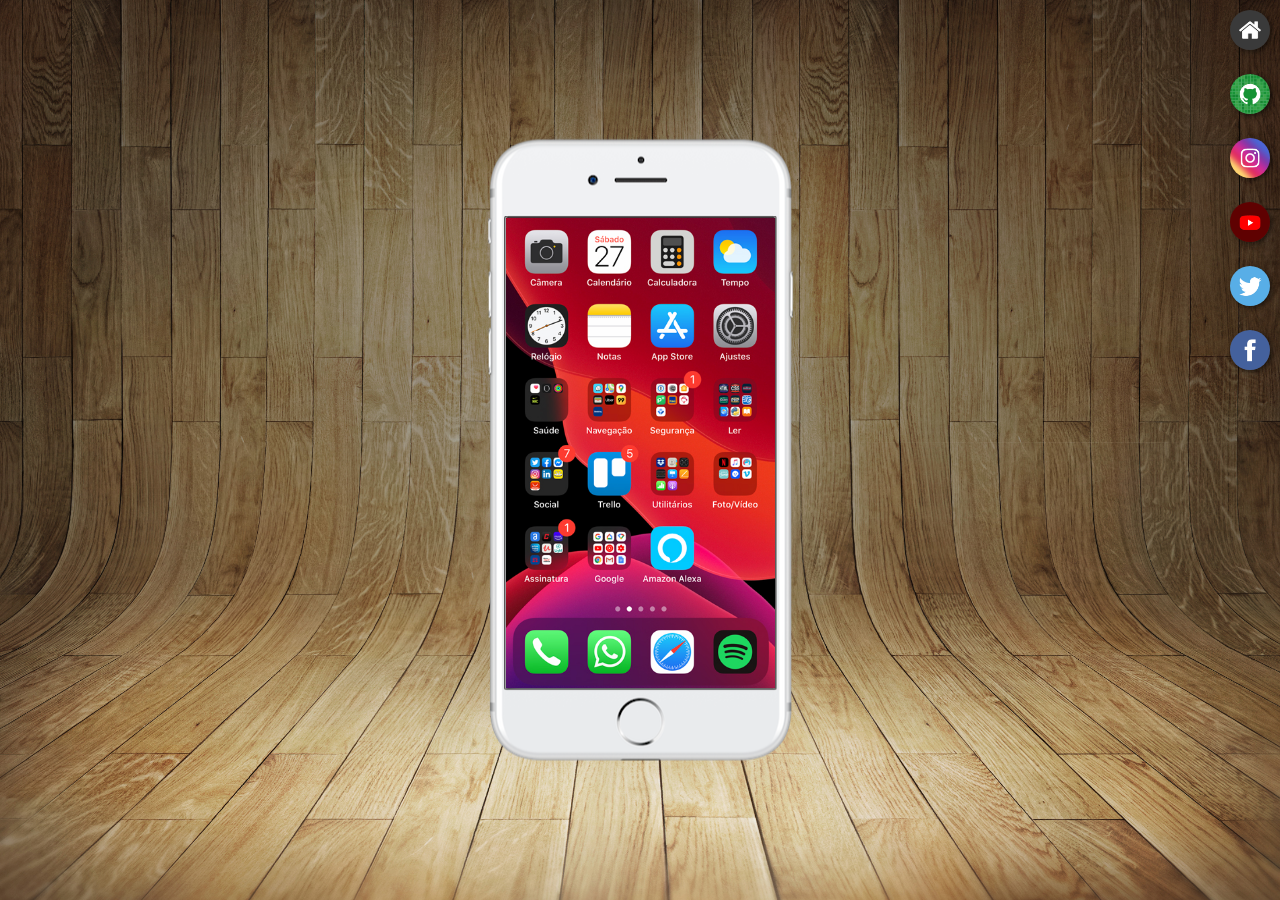
<file: index.html>
<!DOCTYPE html>
<html lang="pt-br">
<head>
    <meta charset="UTF-8">
    <meta name="viewport" content="width=device-width, initial-scale=1.0">
    <title>Projeto Redes Sociais</title>
    <link rel="shortcut icon" href="favicon.ico" type="image/x-icon">
    <link rel="stylesheet" href="estilos/style.css">
</head>
<body>
    <main>
        <section id="telefone">
            <iframe src="home.html" name="tela" id="tela-home" frameborder="0">
                Seu navegador não é compatível com esta função!
            </iframe>
        </section>

        <section id="redes-sociais">
            <a href="home.html" target="tela"><img src="imagens/logo-home.jpg" alt="Home"></a><br>
            <a href="#" target="tela"><img src="imagens/logo-github.jpg" alt="Github"></a><br>
            <a href="instagram.html" target="tela"><img src="imagens/logo-instagram.jpg" alt="Instagram"></a><br>
            <a href="youtube.html" target="tela"><img src="imagens/logo-youtube.jpg" alt="Youtube"></a><br>
            <a href="#" target="tela"><img src="imagens/logo-twitter.jpg" alt="Twitter"></a><br>
            <a href="#" target="tela"><img src="imagens/logo-facebook.jpg" alt="Facebook"></a>
        </section>
    </main>
</body>
</html>
</file>
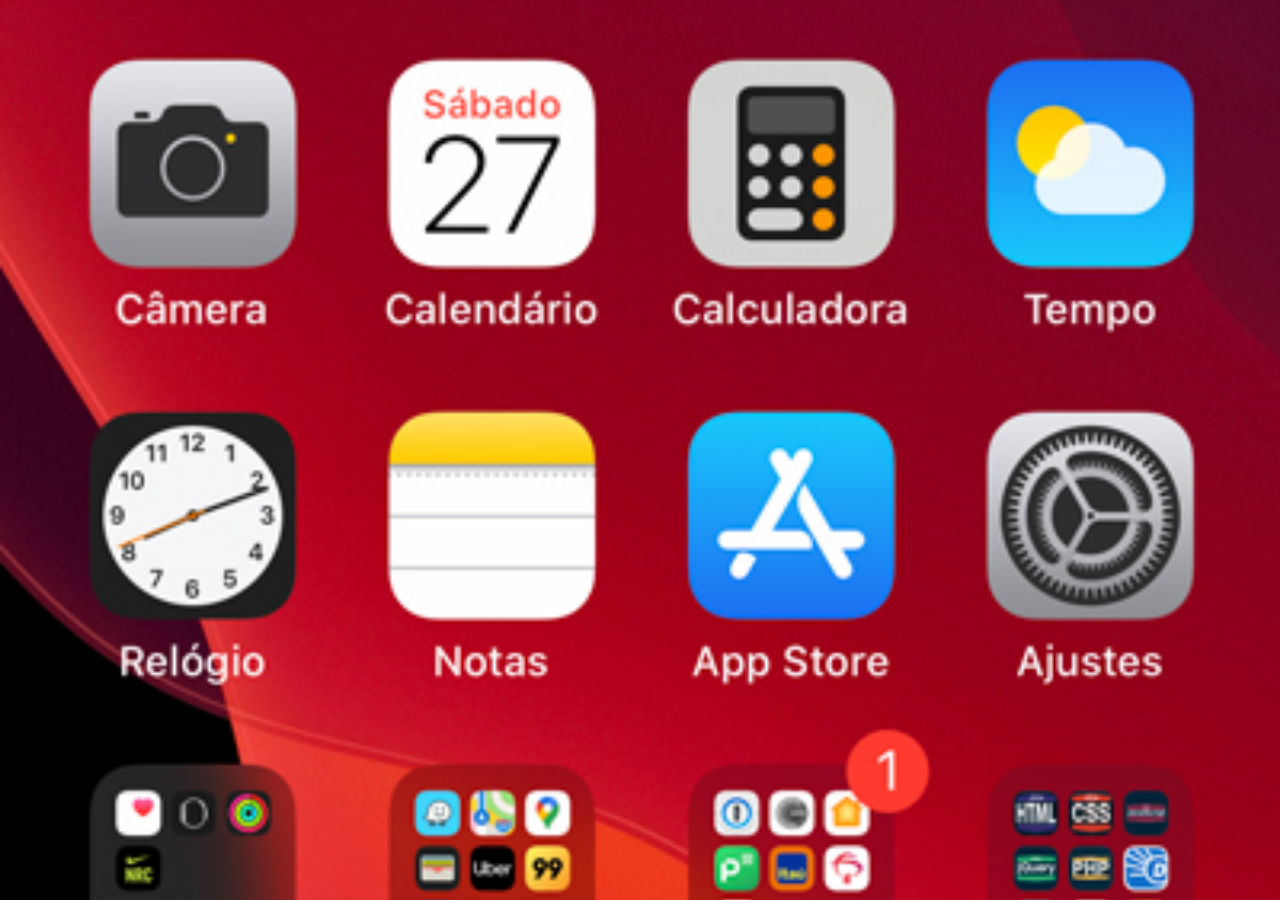
<file: home.html>
<!DOCTYPE html>
<html lang="pt-br">
<head>
    <meta charset="UTF-8">
    <meta name="viewport" content="width=device-width, initial-scale=1.0">
    <title>Página Home do Projeto redes sociais</title>

    <style>
        * {
            margin: 0;
            padding: 0;
        }

        body {
            width: 100vw;
            height: 100vh;
            background: black url(imagens/tela-home.jpg) no-repeat top center/cover;
        }
    </style>
</head>
<body>
    
</body>
</html>
</file>
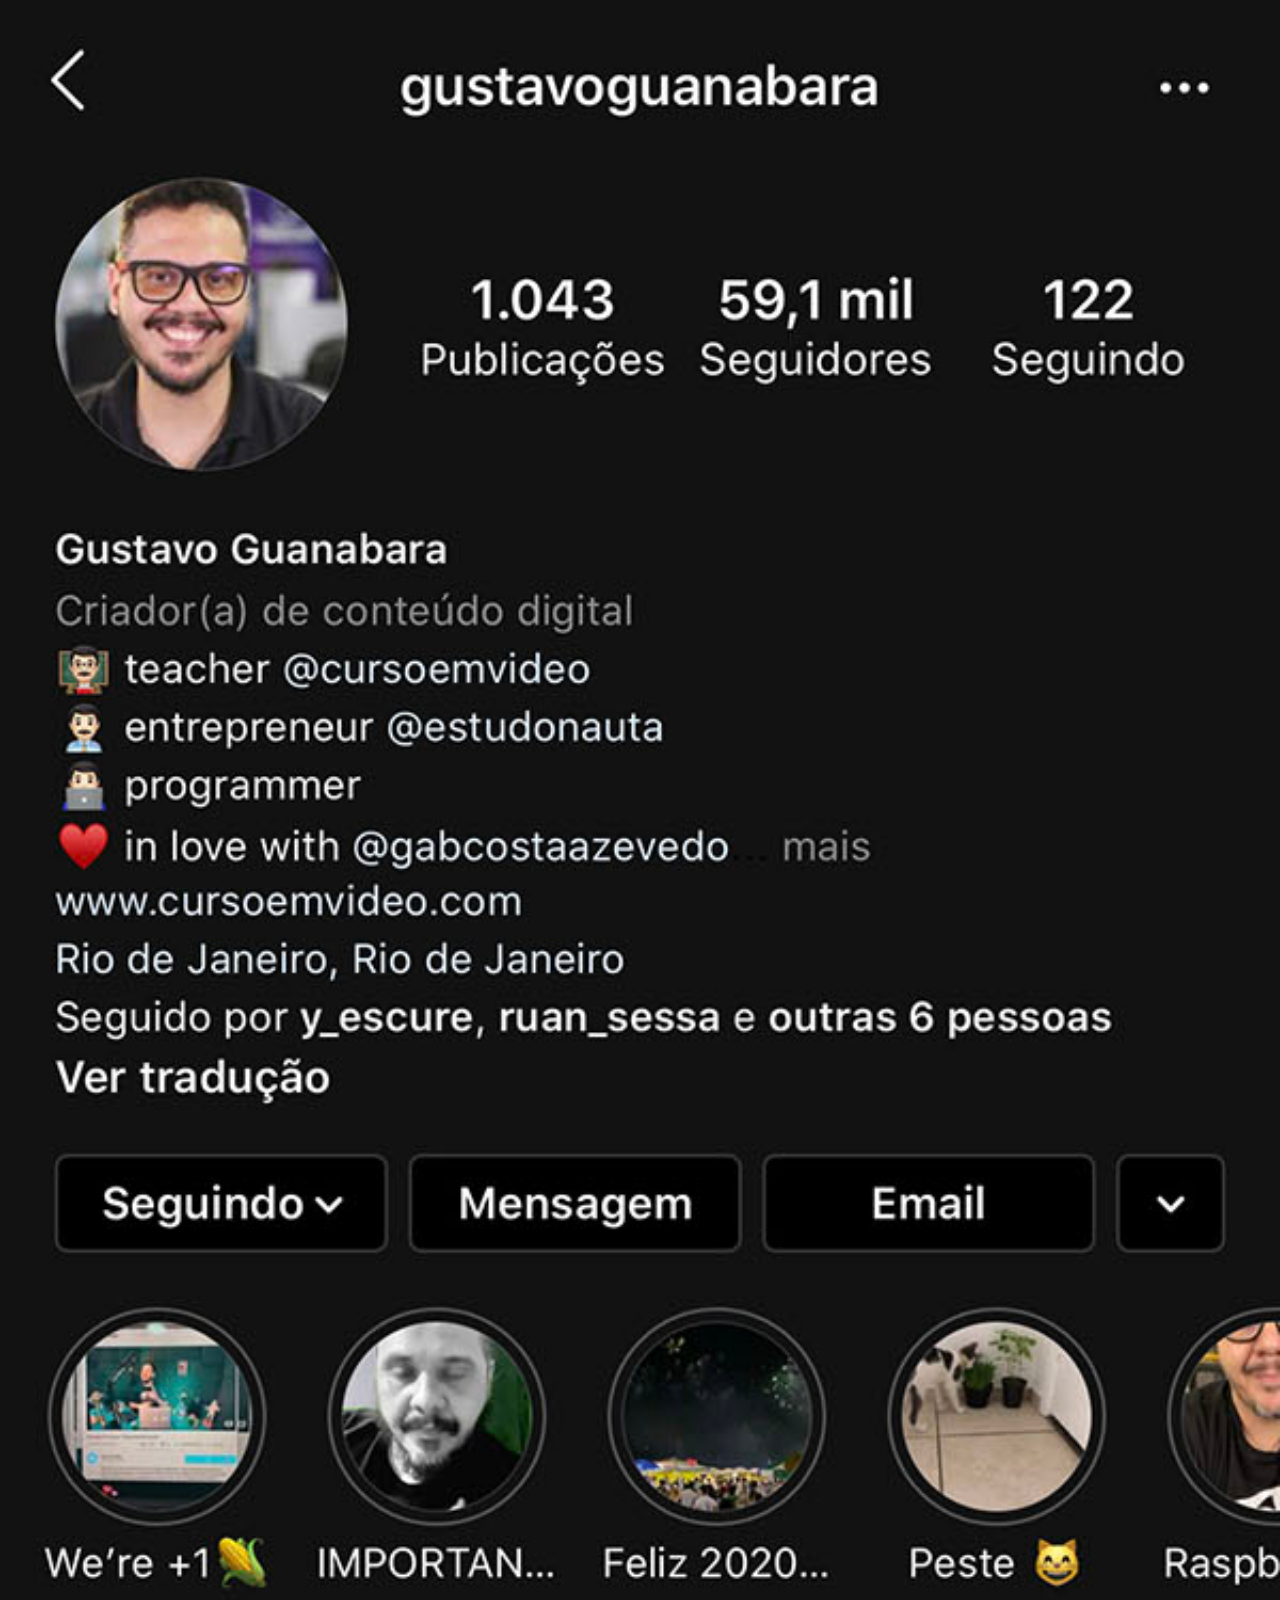
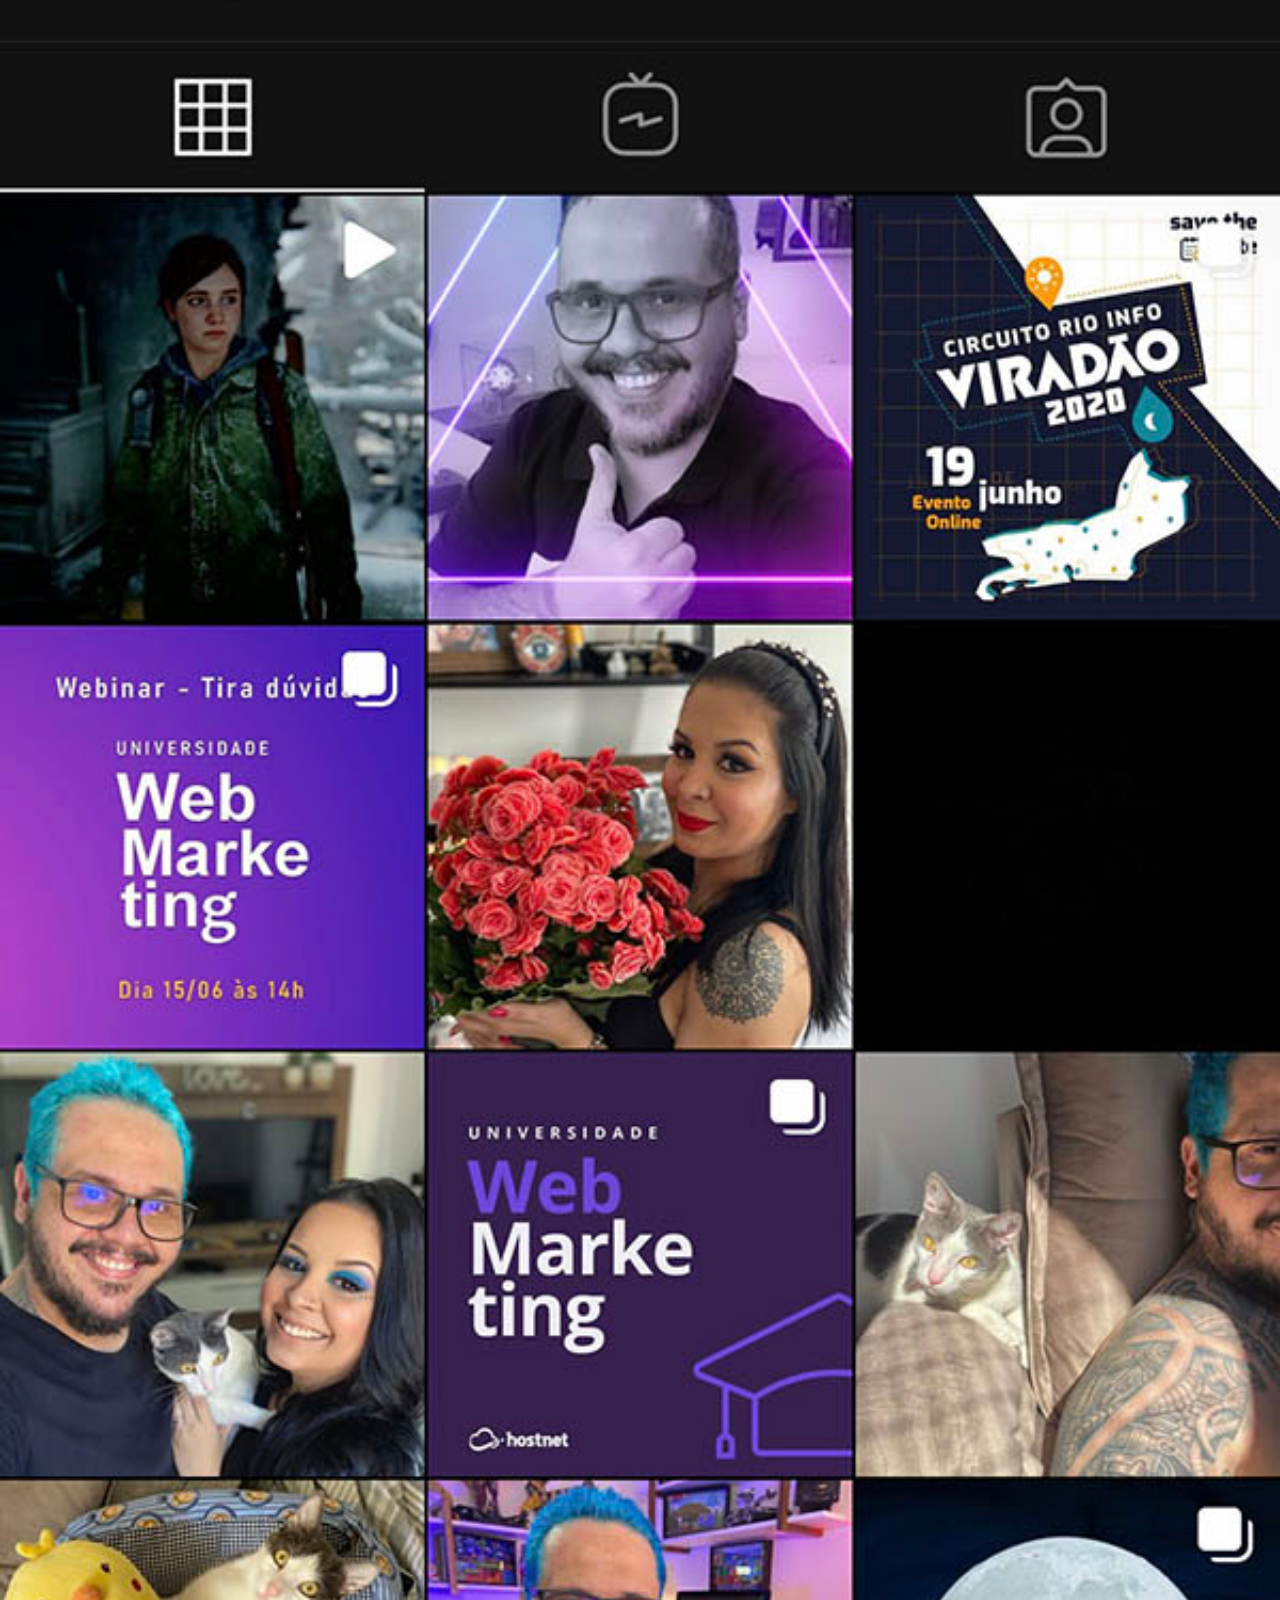
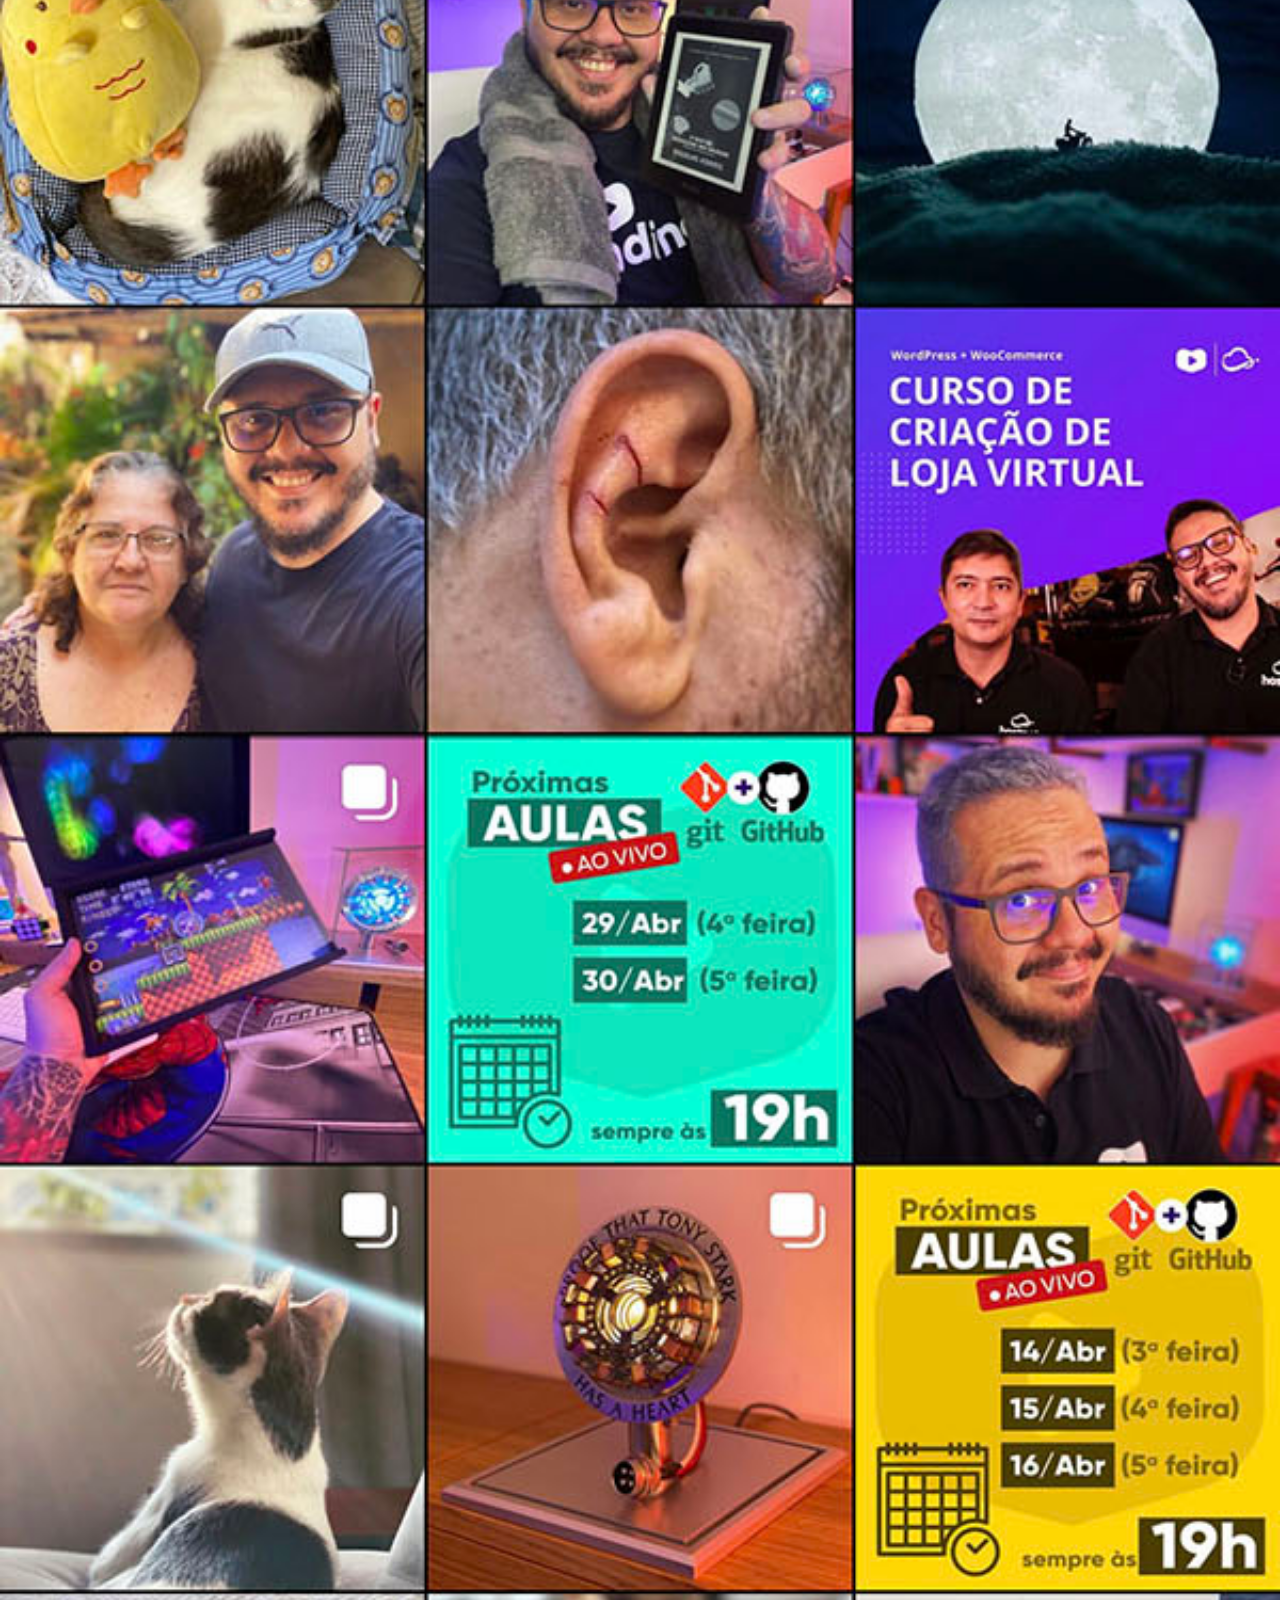
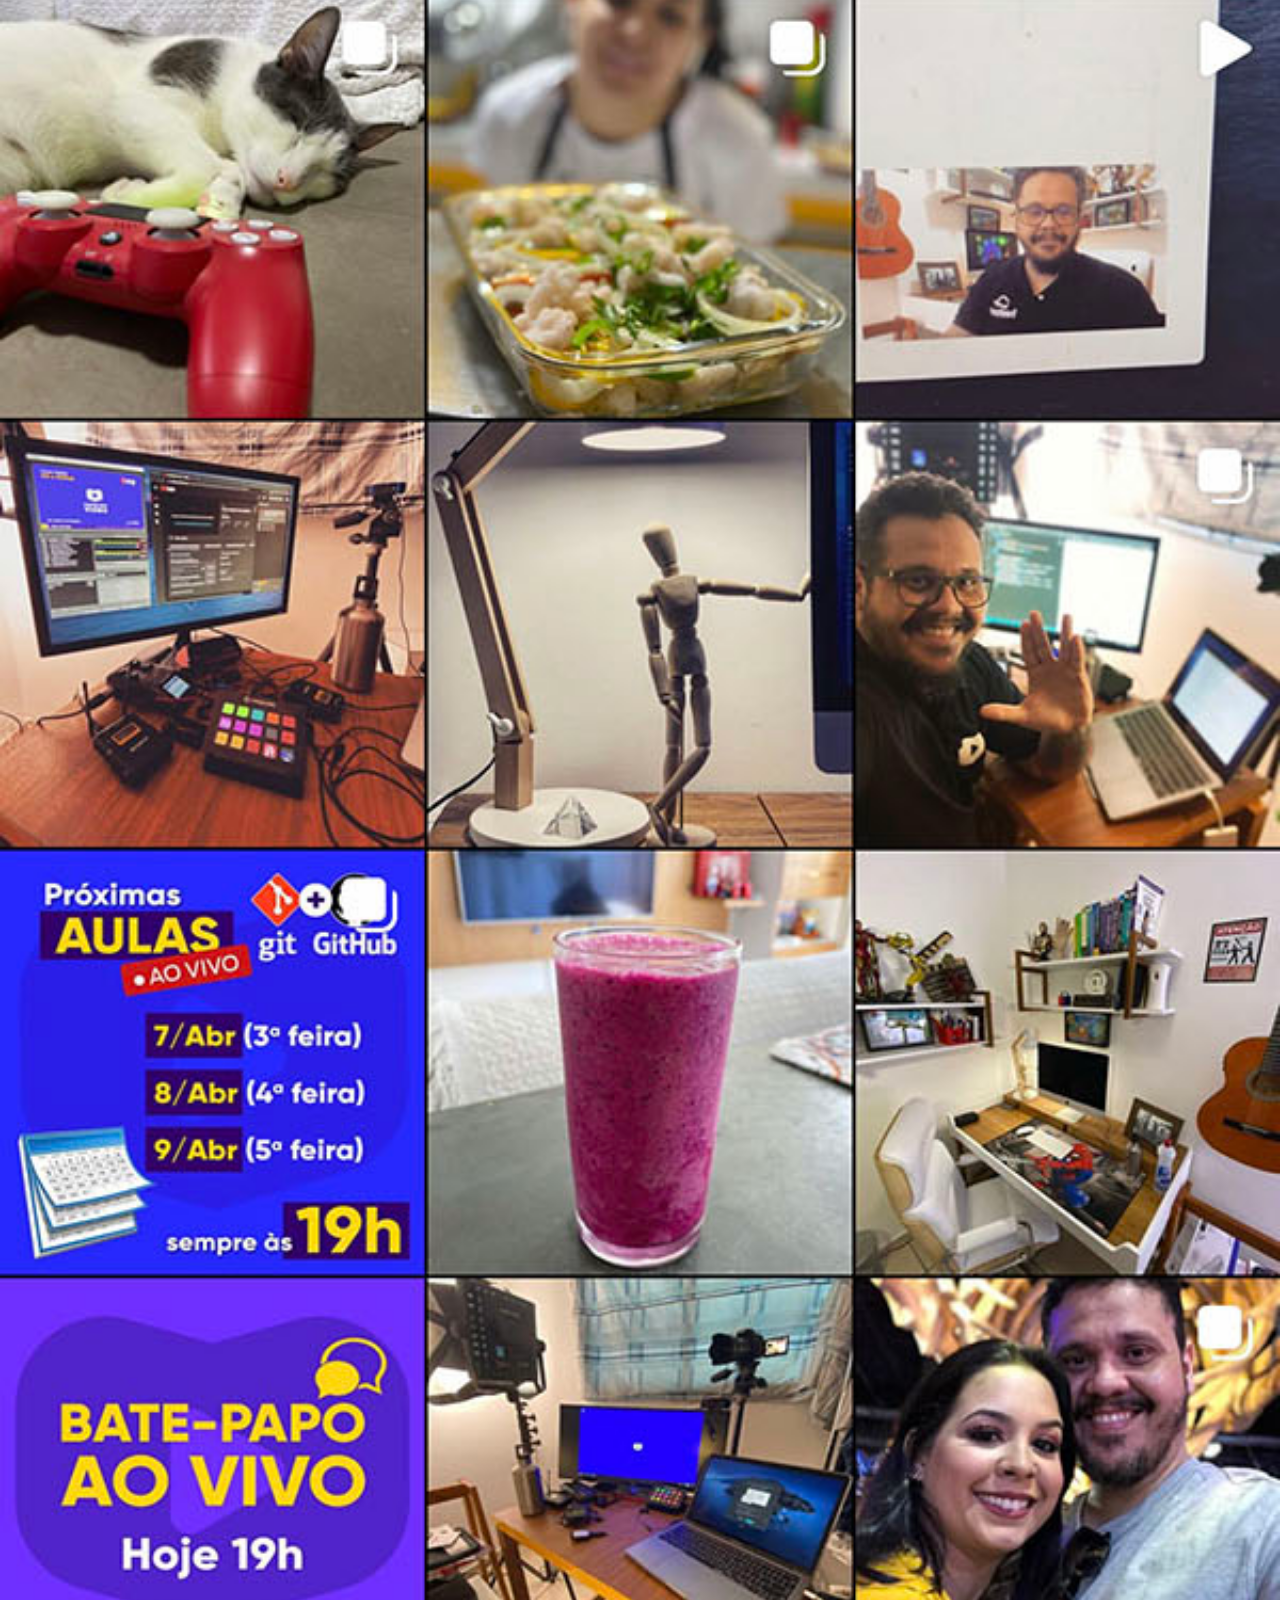
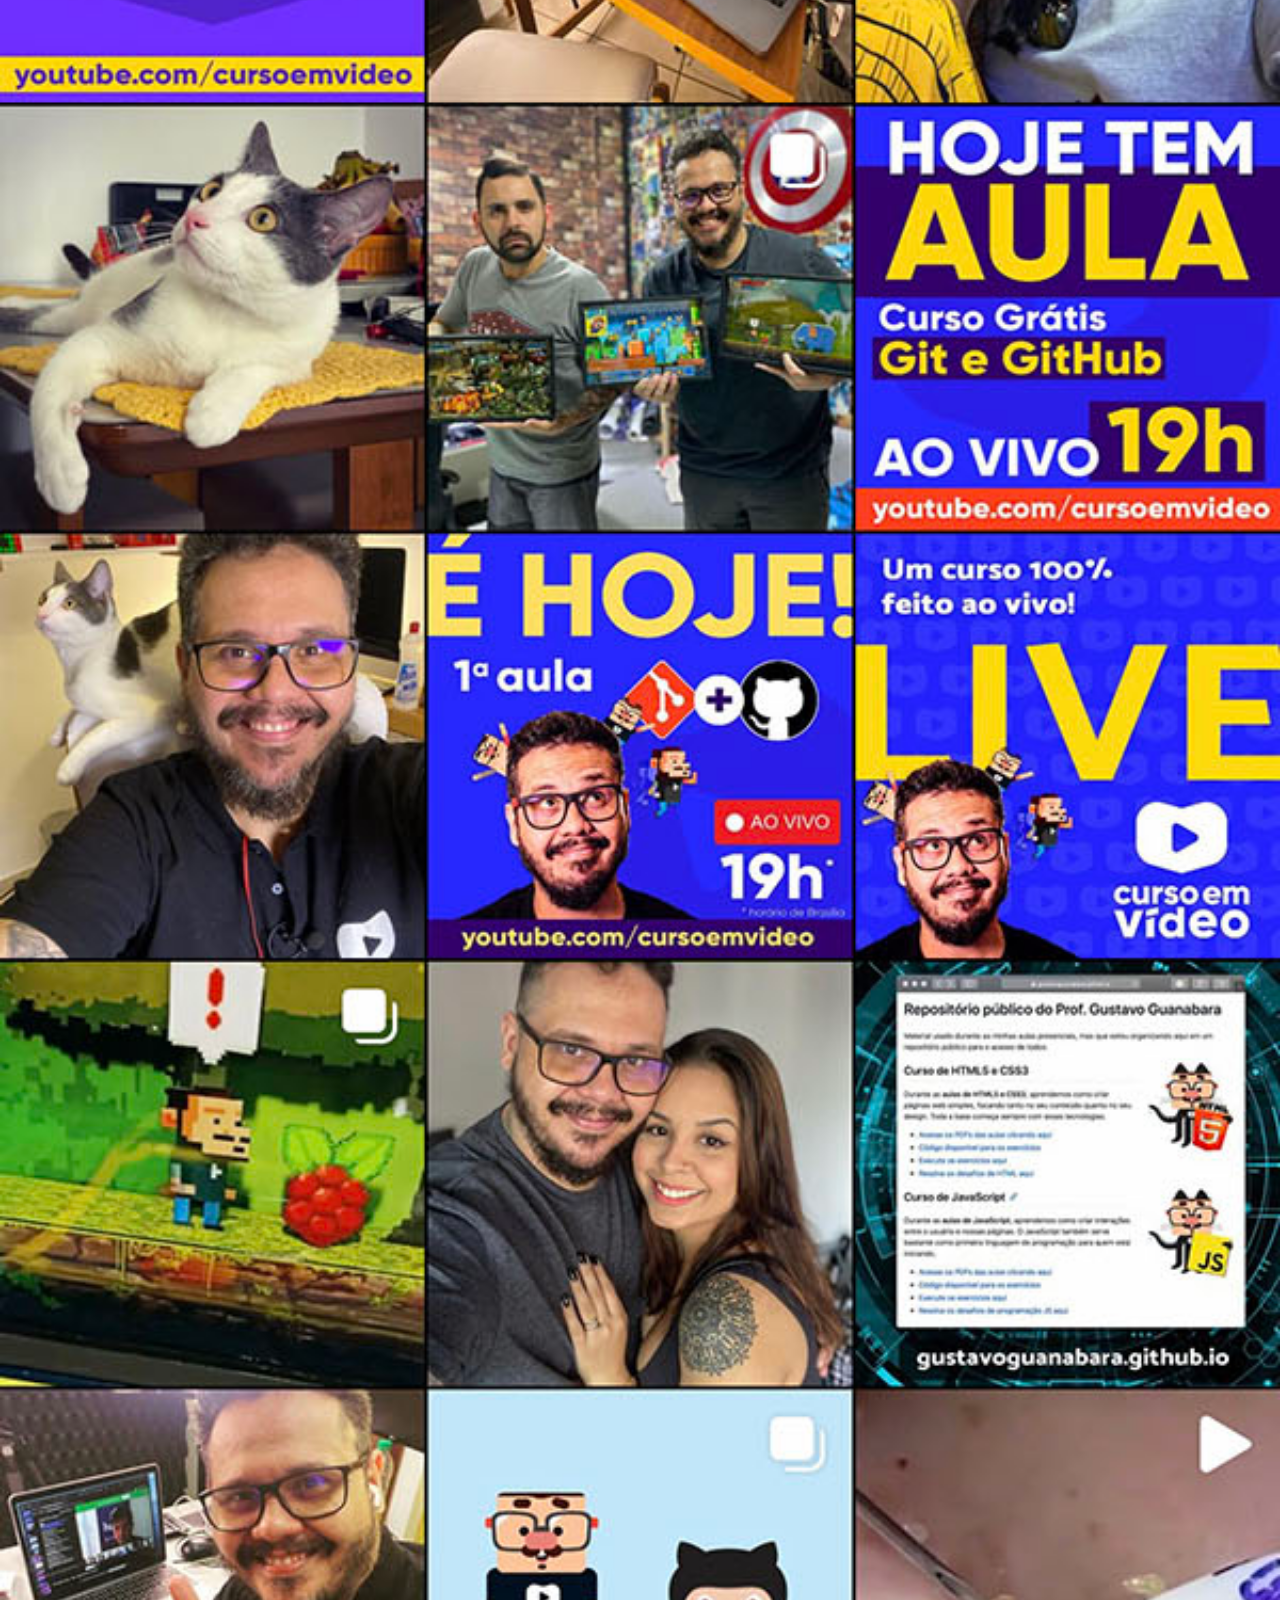
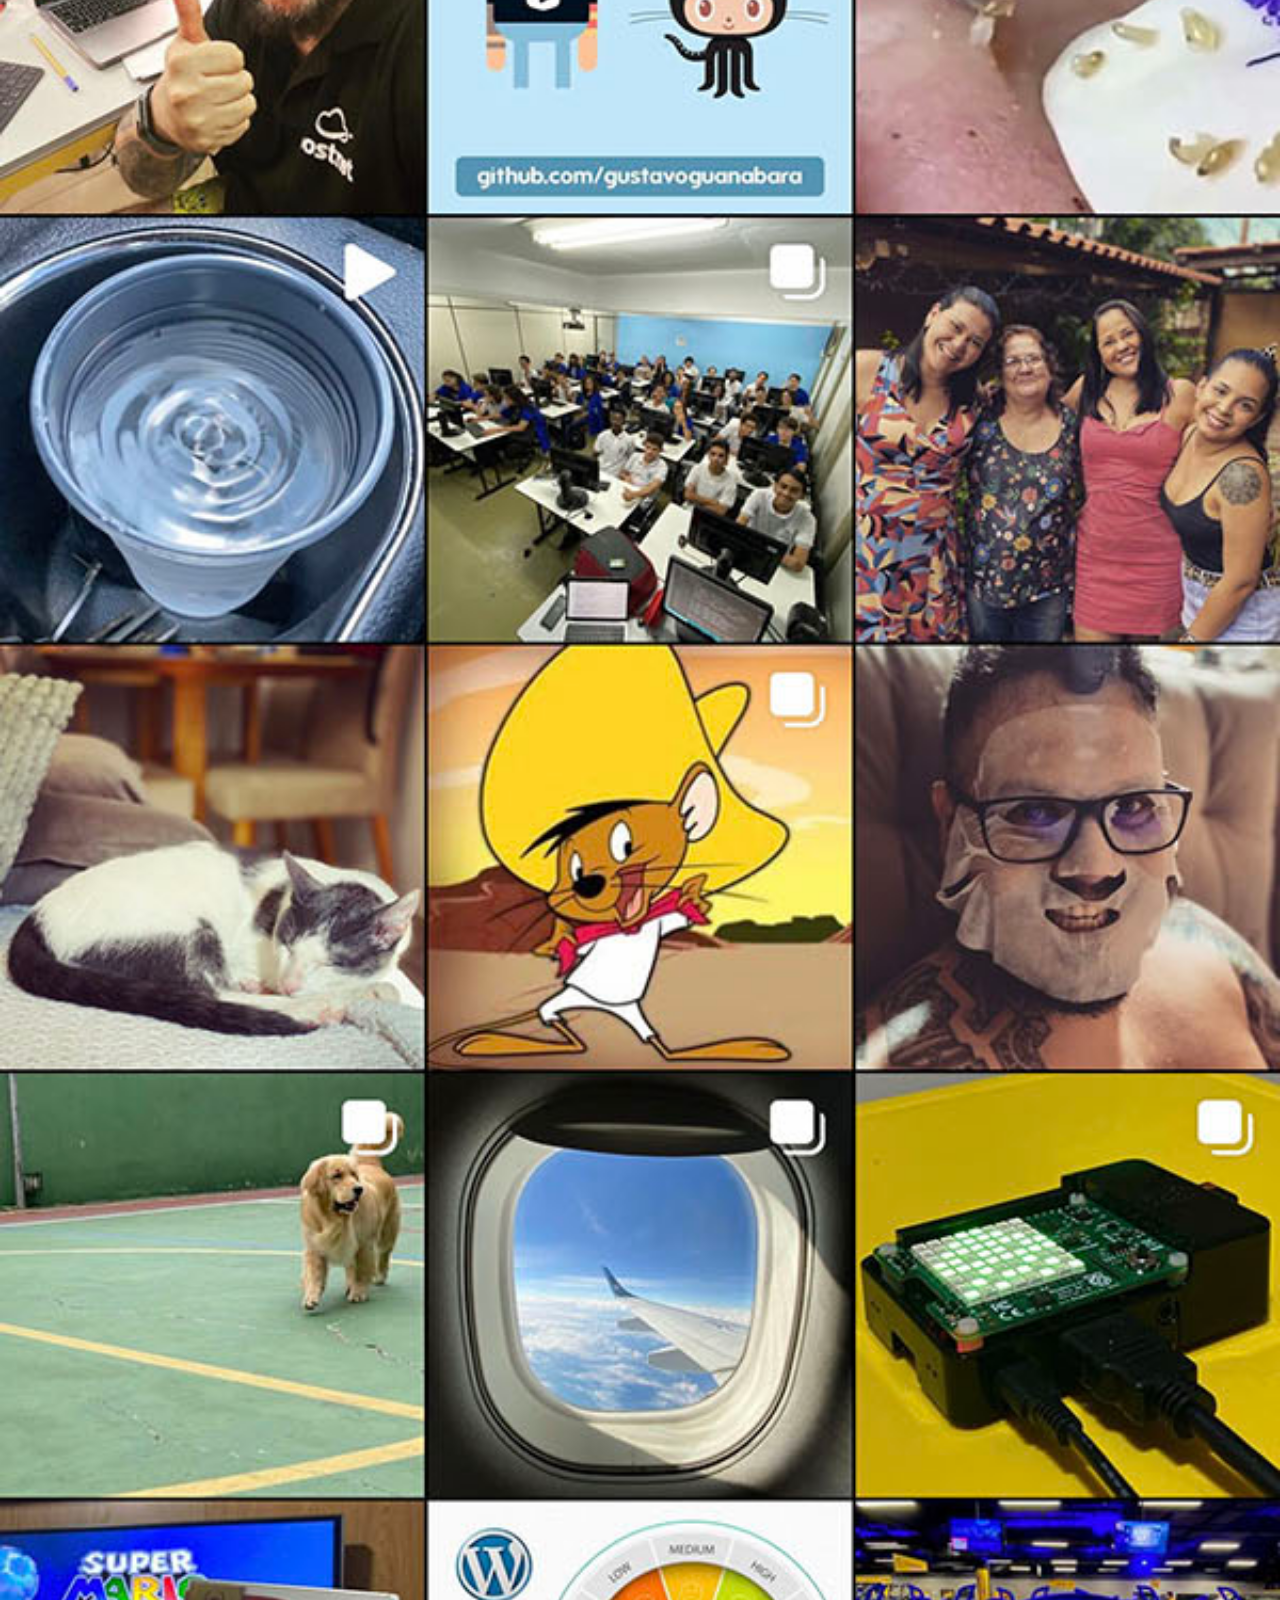
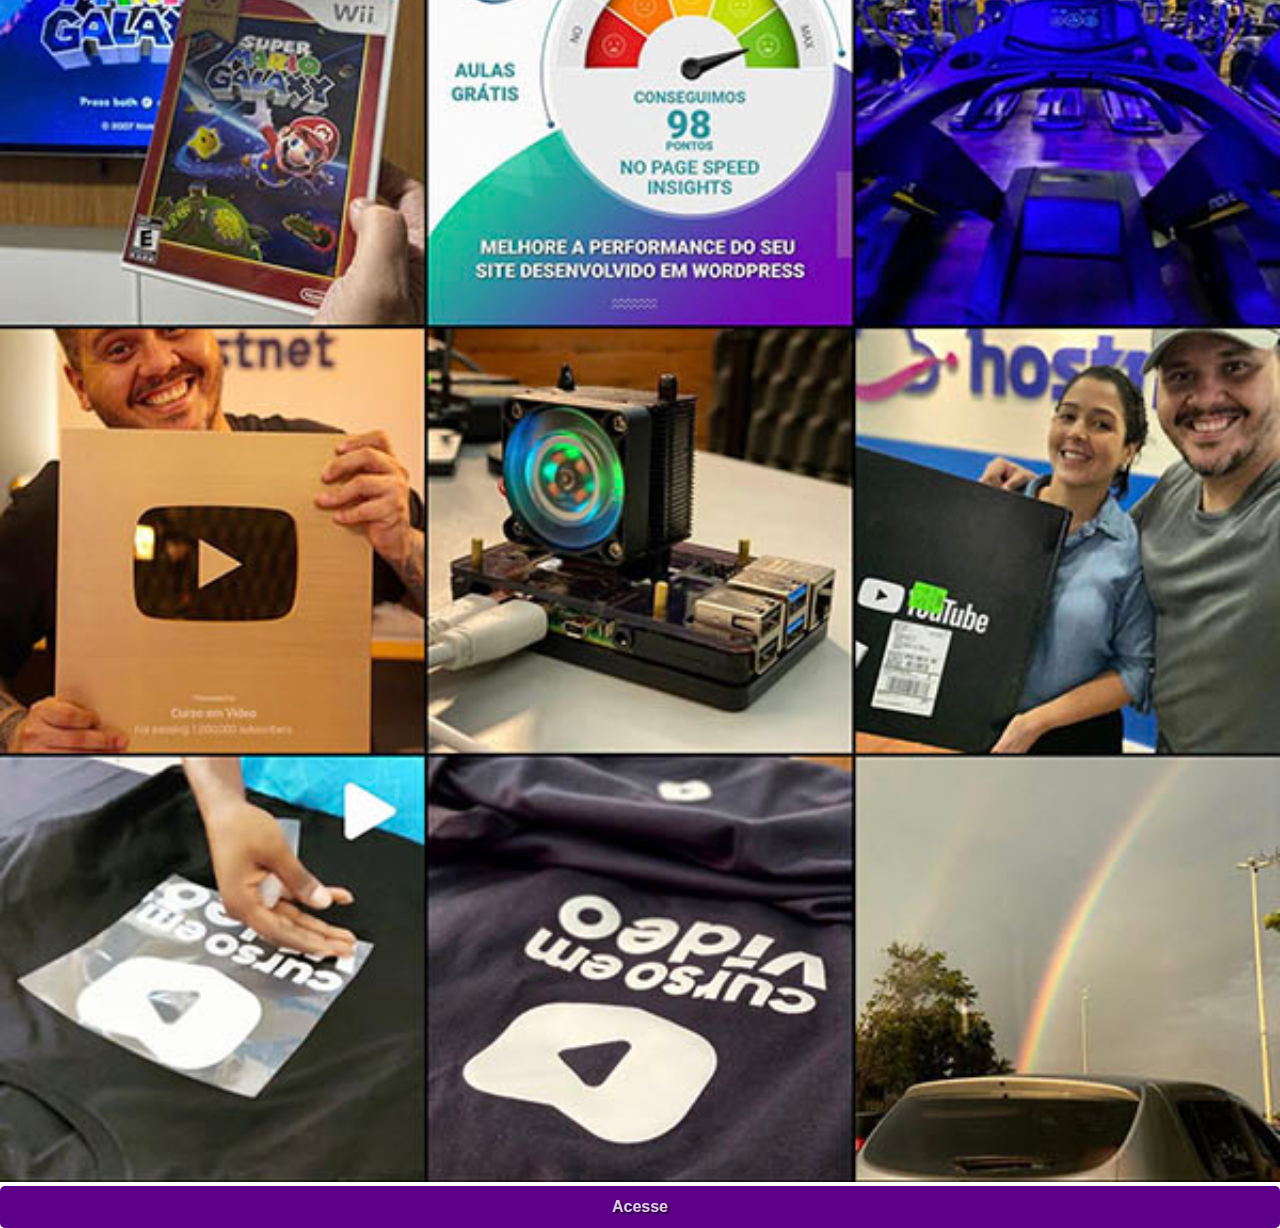
<file: instagram.html>
<!DOCTYPE html>
<html lang="pt-br">
<head>
    <meta charset="UTF-8">
    <meta name="viewport" content="width=device-width, initial-scale=1.0">
    <title>Instagram</title>
    <style>
        * {
            margin: 0;
            padding: 0;
            font-family: Arial, Helvetica, sans-serif;
        }

        ::-webkit-scrollbar {
            width: 0px;
            height: 0px;
        }

        img {
            width: 100vw;
        
        }

        a{
            background-color: rgb(95, 0, 139);
            color: rgba(255, 255, 255, 0.829);
            text-shadow: 2px 2px 2px rgba(0, 0, 0, 0.644);
            display: block;
            padding: 12px;
            text-align: center;
            font-weight: bolder;
            text-decoration: none;
            border-radius: 5px
        }
    </style>
</head>
<body>
    <img src="imagens/tela-instagram.jpg" alt="instagram">
    <a href="https://www.instagram.com/gustavoguanabara?utm_source=ig_web_button_share_sheet&igsh=ZDNlZDc0MzIxNw==" target="_blank"> Acesse</a>
</body>
</html>
</file>
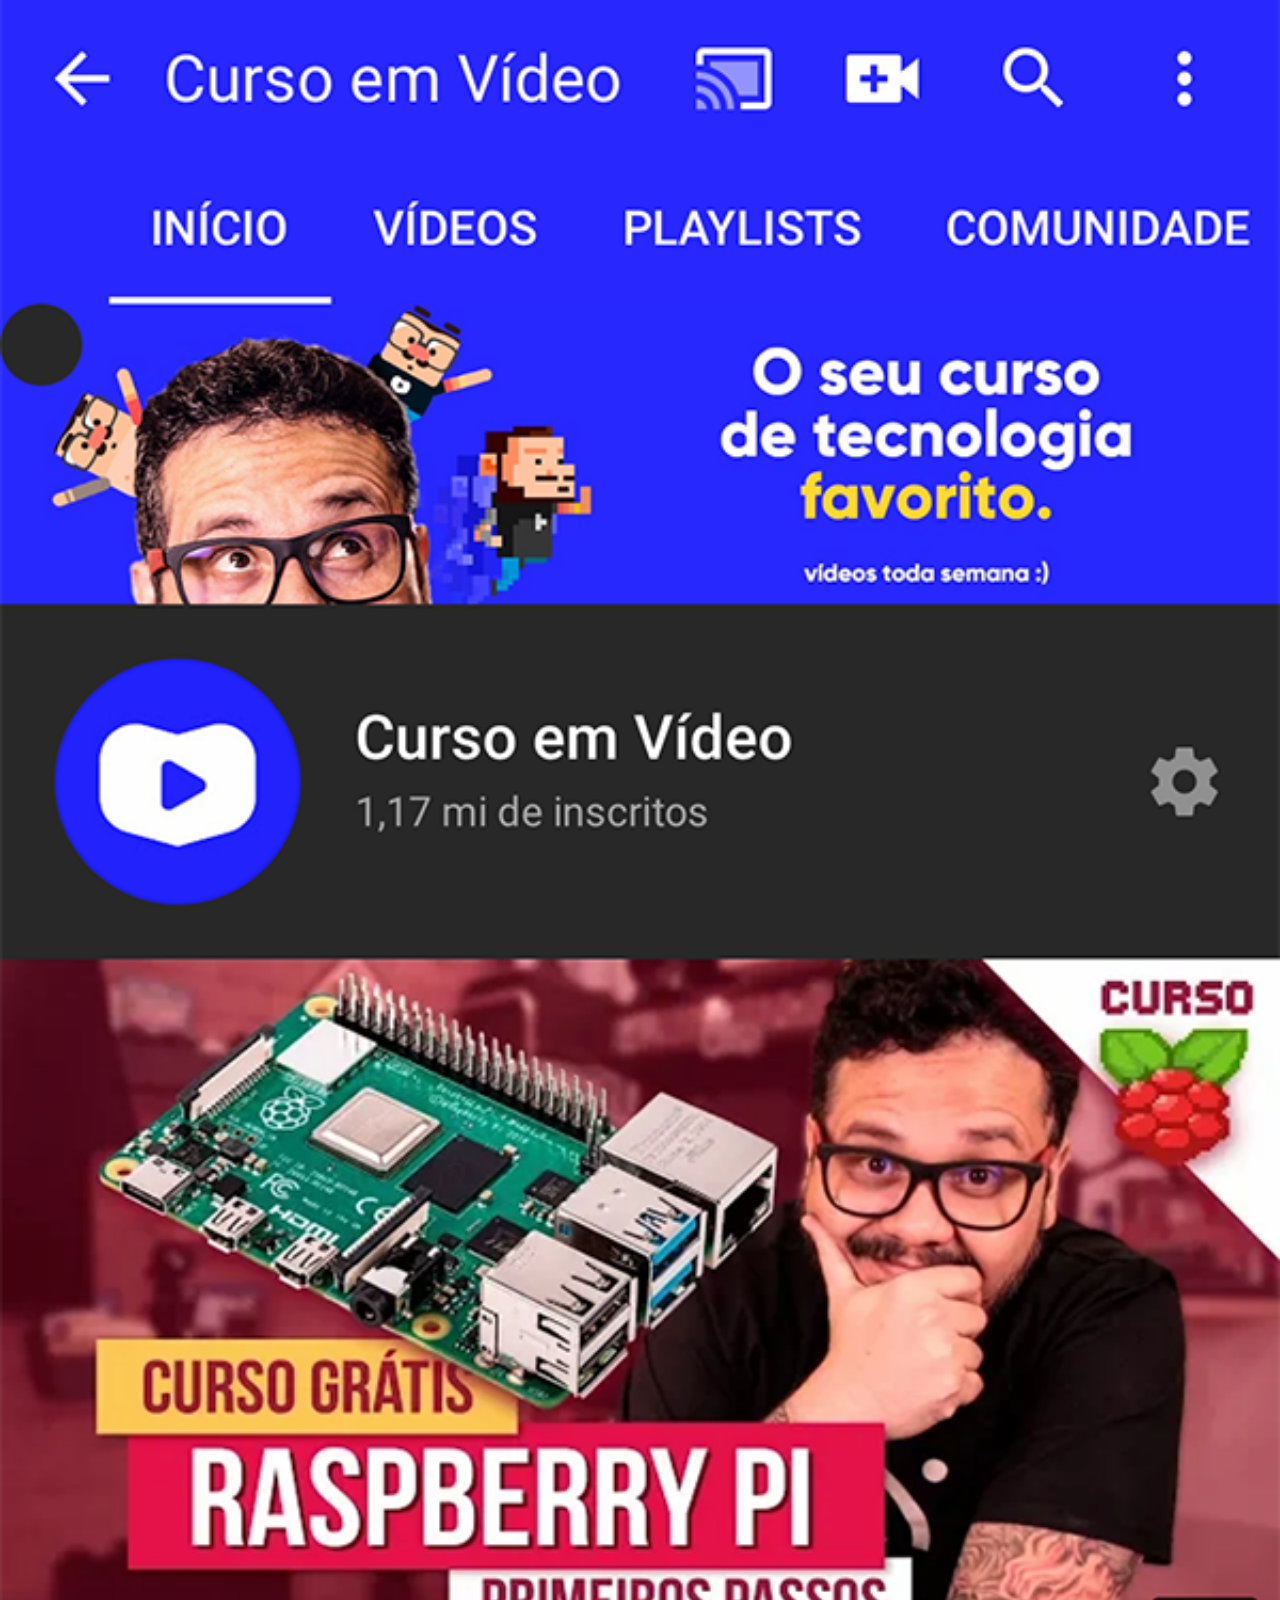
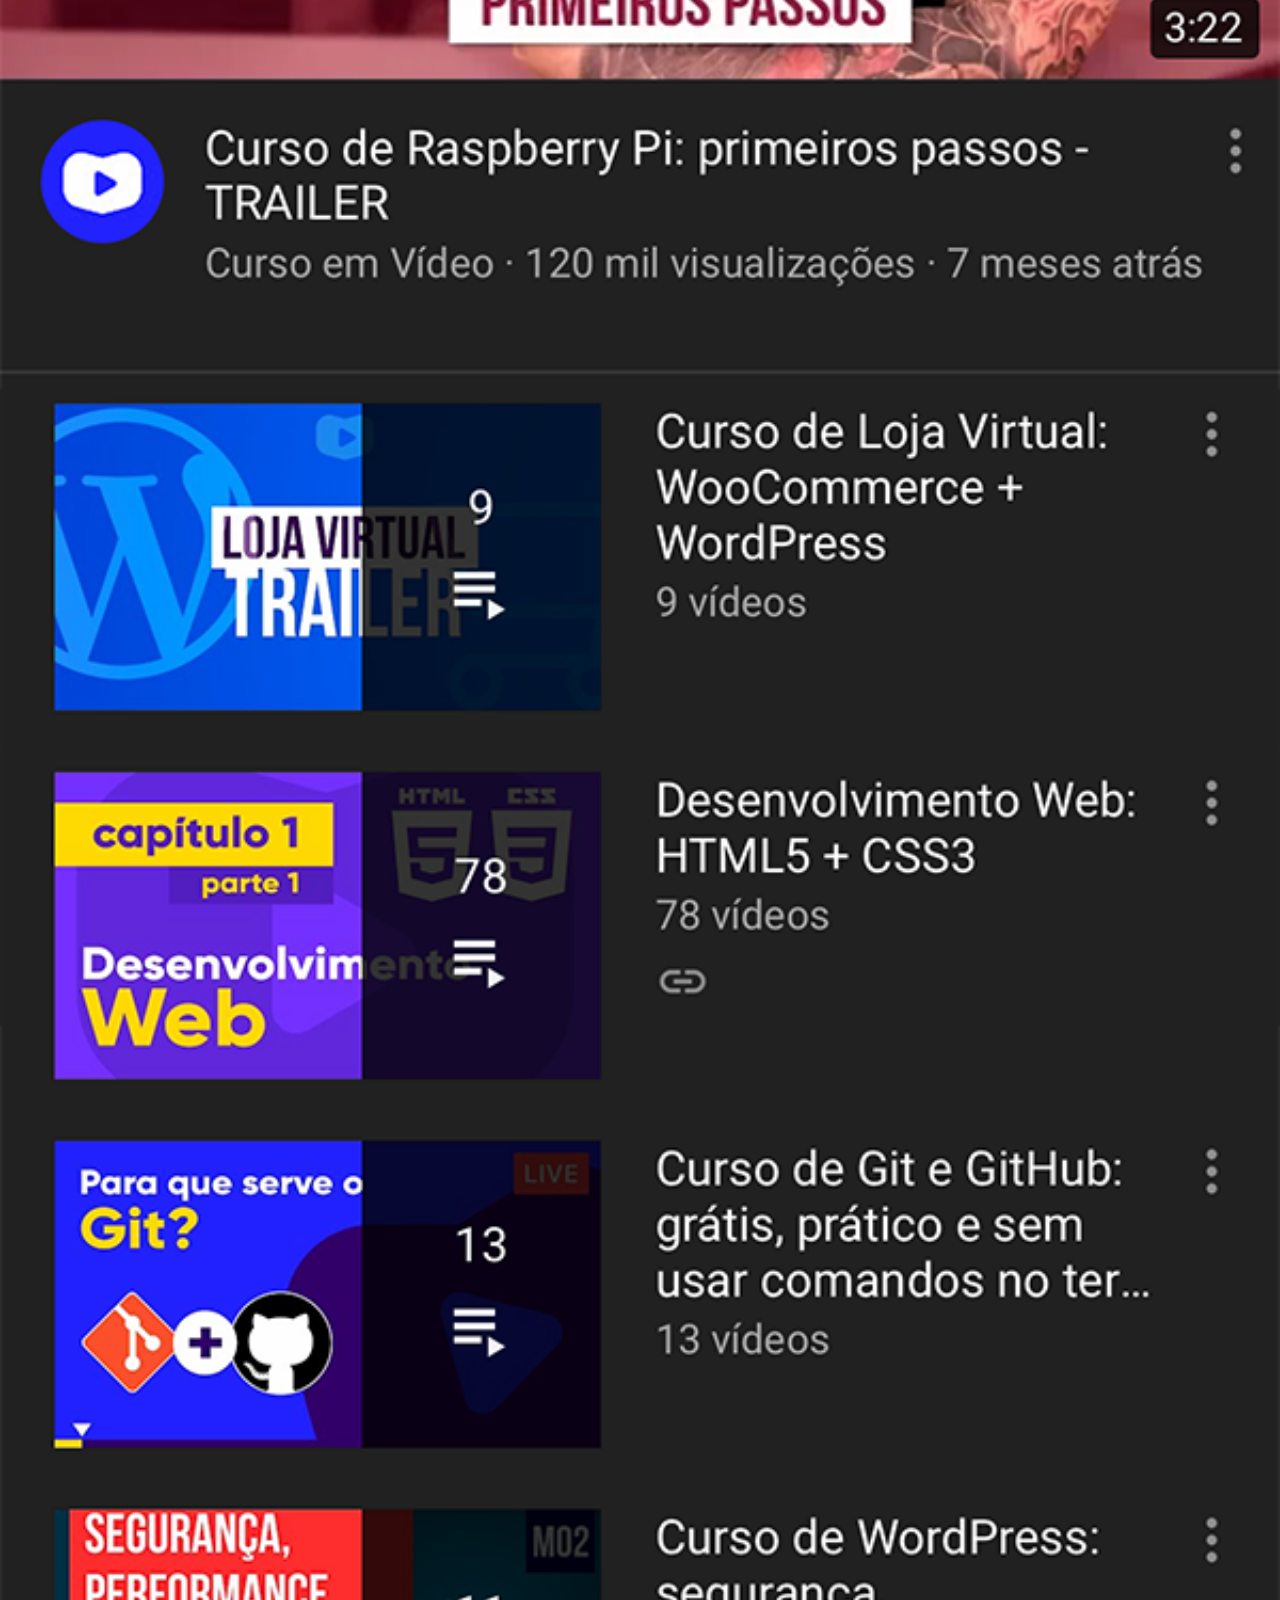
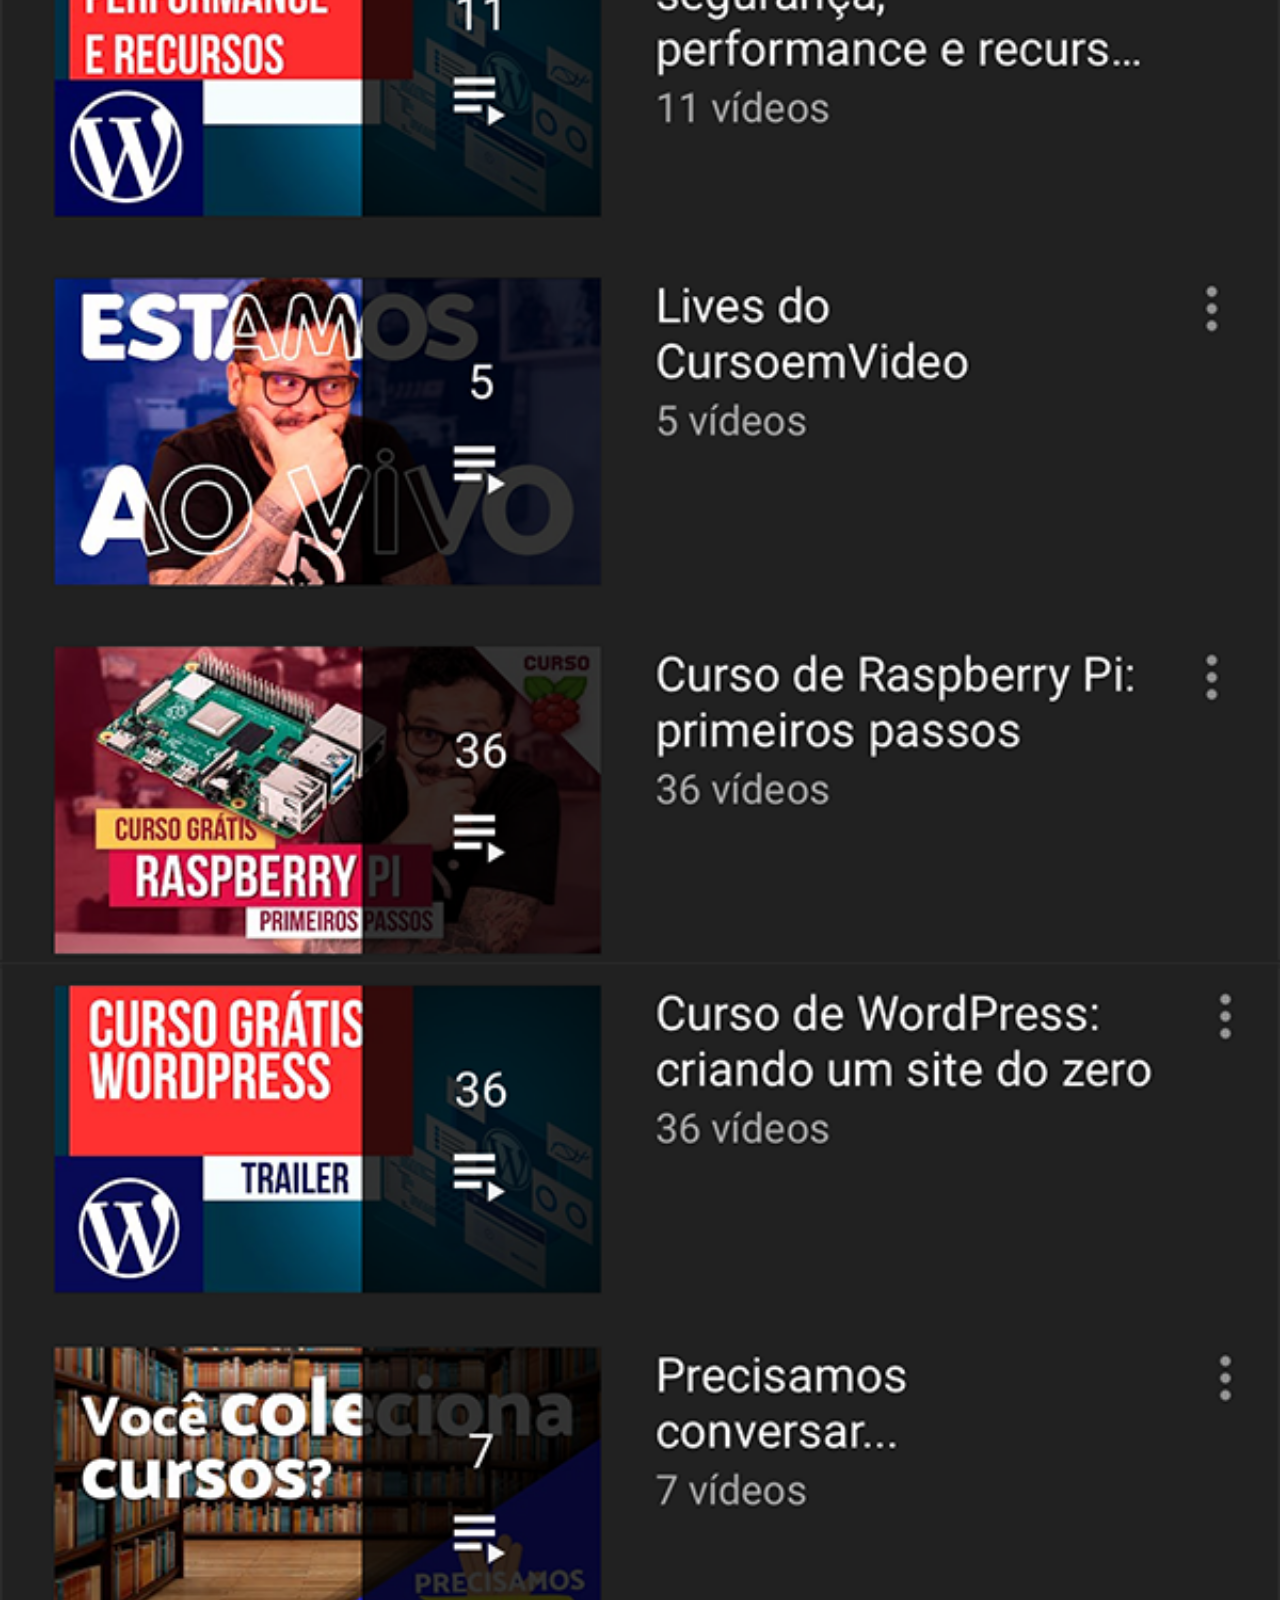
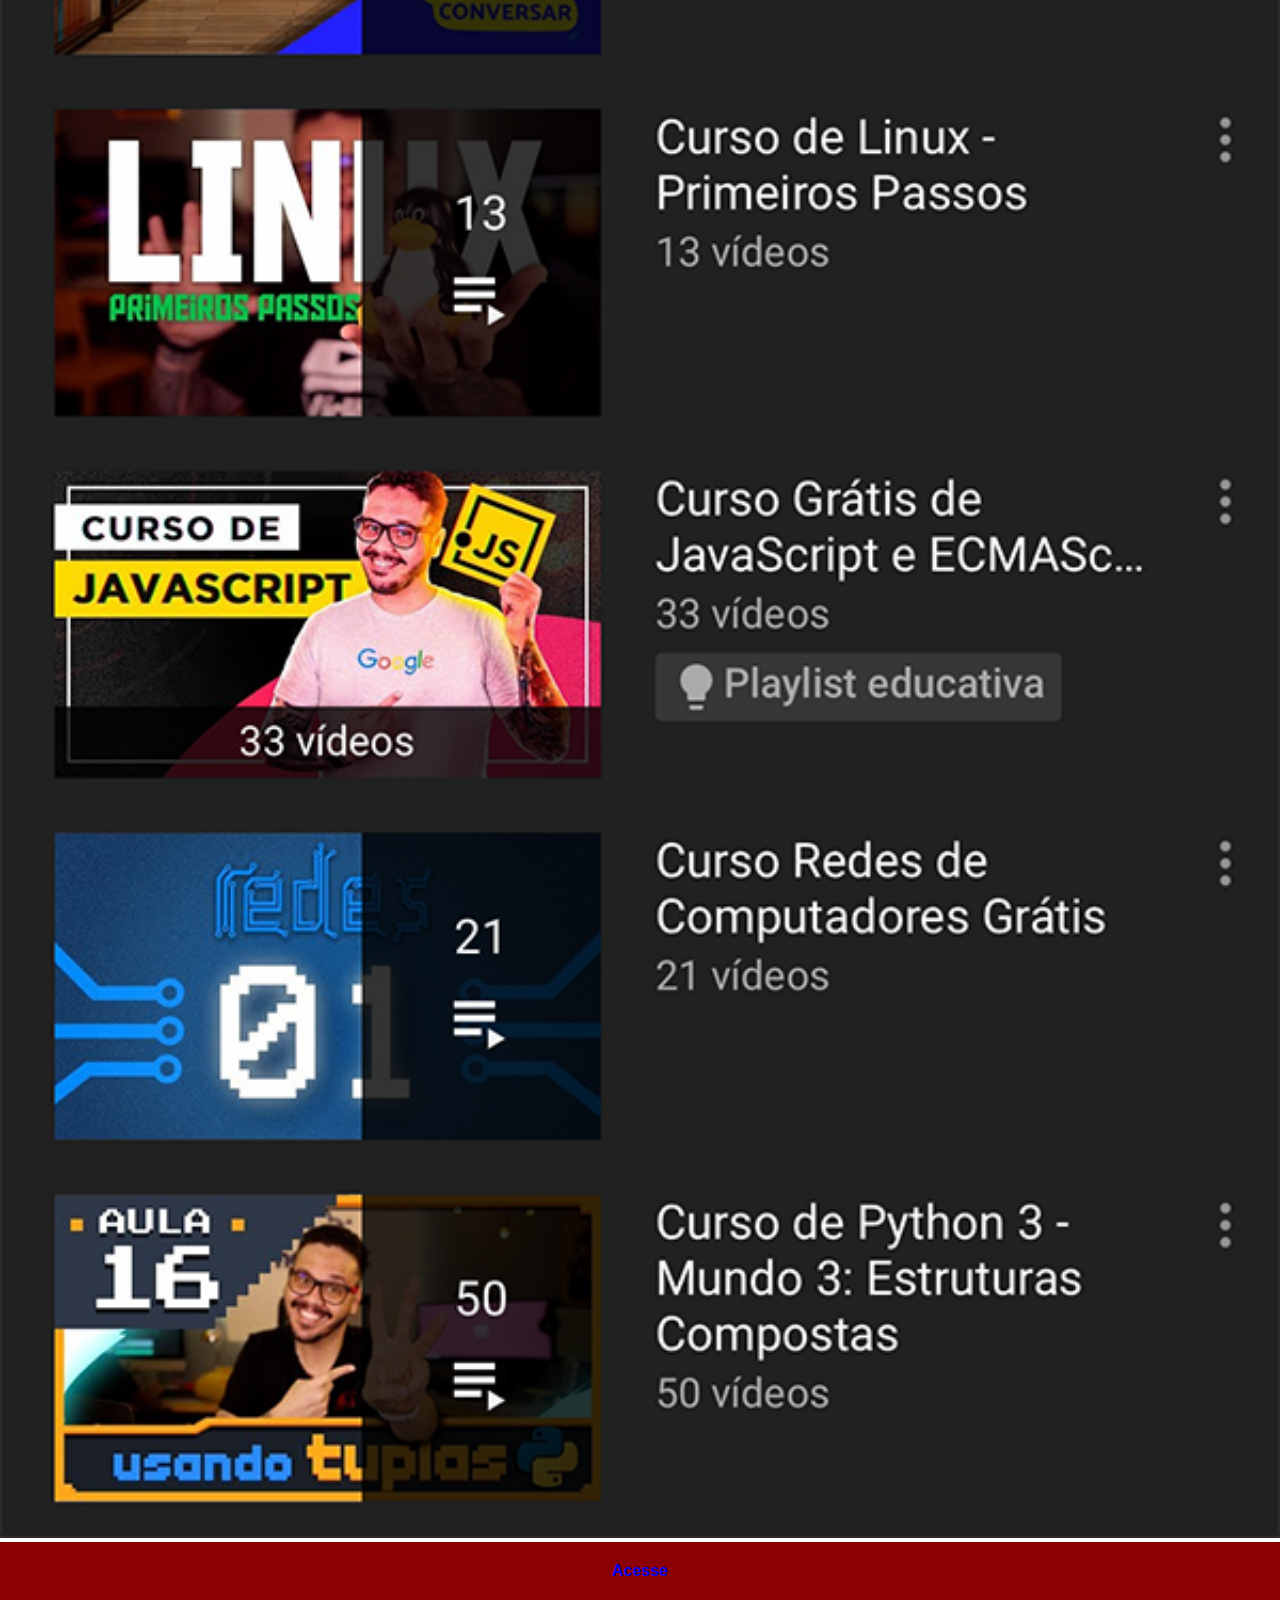
<file: youtube.html>
<!DOCTYPE html>
<html lang="pt-br">
<head>
    <meta charset="UTF-8">
    <meta name="viewport" content="width=device-width, initial-scale=1.0">
    <title>Youtube</title>
    <style>
        * {
            margin: 0;
            padding: 0;
            font-family: Arial, Helvetica, sans-serif;
        }

        ::-webkit-scrollbar {
            width: 0px;
            height: 0px;
        }

        img {
            width: 100vw;
        
        }

        a{
            background-color: darkred;
            display: block;
            padding: 20px;
            text-align: center;
            font-weight: bolder;
            text-decoration: none;
        }
    </style>
</head>
<body>
    <img src="imagens/tela-youtube.png" alt="youtube">
    <a href="https://www.youtube.com/results?search_query=curso+em+video" target="_blank"> Acesse </a>
</body>
</html>
</file>
<file: estilos/style.css>
@charset "UTF-8";

*{
    margin: 0;
    padding: 0;
    font-family: Arial, Helvetica, sans-serif
}

html, body{
    height: 100vh;
    width: 100vw;
    background-color: black;
}

body {
    background: url(../imagens/fundo-madeira.jpg) no-repeat top center/cover fixed;
    
    
}

main {
    height: 100vh;
    position: relative;

}

#telefone {
    position: absolute;
    top: 50%;
    left: 50%;
    transform: translate(-50%, -50%);

    height: 627px;
    width: 320px;
    background-color: blue;
    background: url(../imagens/frame-iphone.png) no-repeat center center;
}

#tela-home {
    position: relative;
    top: 79px;
    left: 24px;
    width: 269px;
    height: 471px;
    border-radius: 3px;
    border: 2px groove rgba(128, 128, 128, 0.76);
    box-shadow: inset 5px 5px 10px rgba(0, 0, 0, 0.685);
}

#redes-sociais img {
    
    width: 40px;
    margin: 10px;
    border-radius: 50%;
    box-shadow: 2px 2px 5px rgba(0, 0, 0, 0.514);
    box-sizing: border-box;
    

}

#redes-sociais {
    text-align: right;
}

#redes-sociais img:hover {
    border: 2px solid rgba(255, 255, 255, 0.596);
    transform: translate(-3px, -3px);
    transition: transform 0.5s, border 0.1s;
    box-shadow: 5px 5px 10px rgba(0, 0, 0, 0.781);
    cursor: pointer;
}

@media (max-width: 600px) {
    #telefone {
        transform: scale(0.9) translate(-57%, -60%);
    }
}
/* @media (max-width: 320px) {
    #redes-sociais {
        display: flex;
        flex-flow: row wrap;
        justify-content: center;
        margin-top: 30px;
        
    }
} */
</file>
